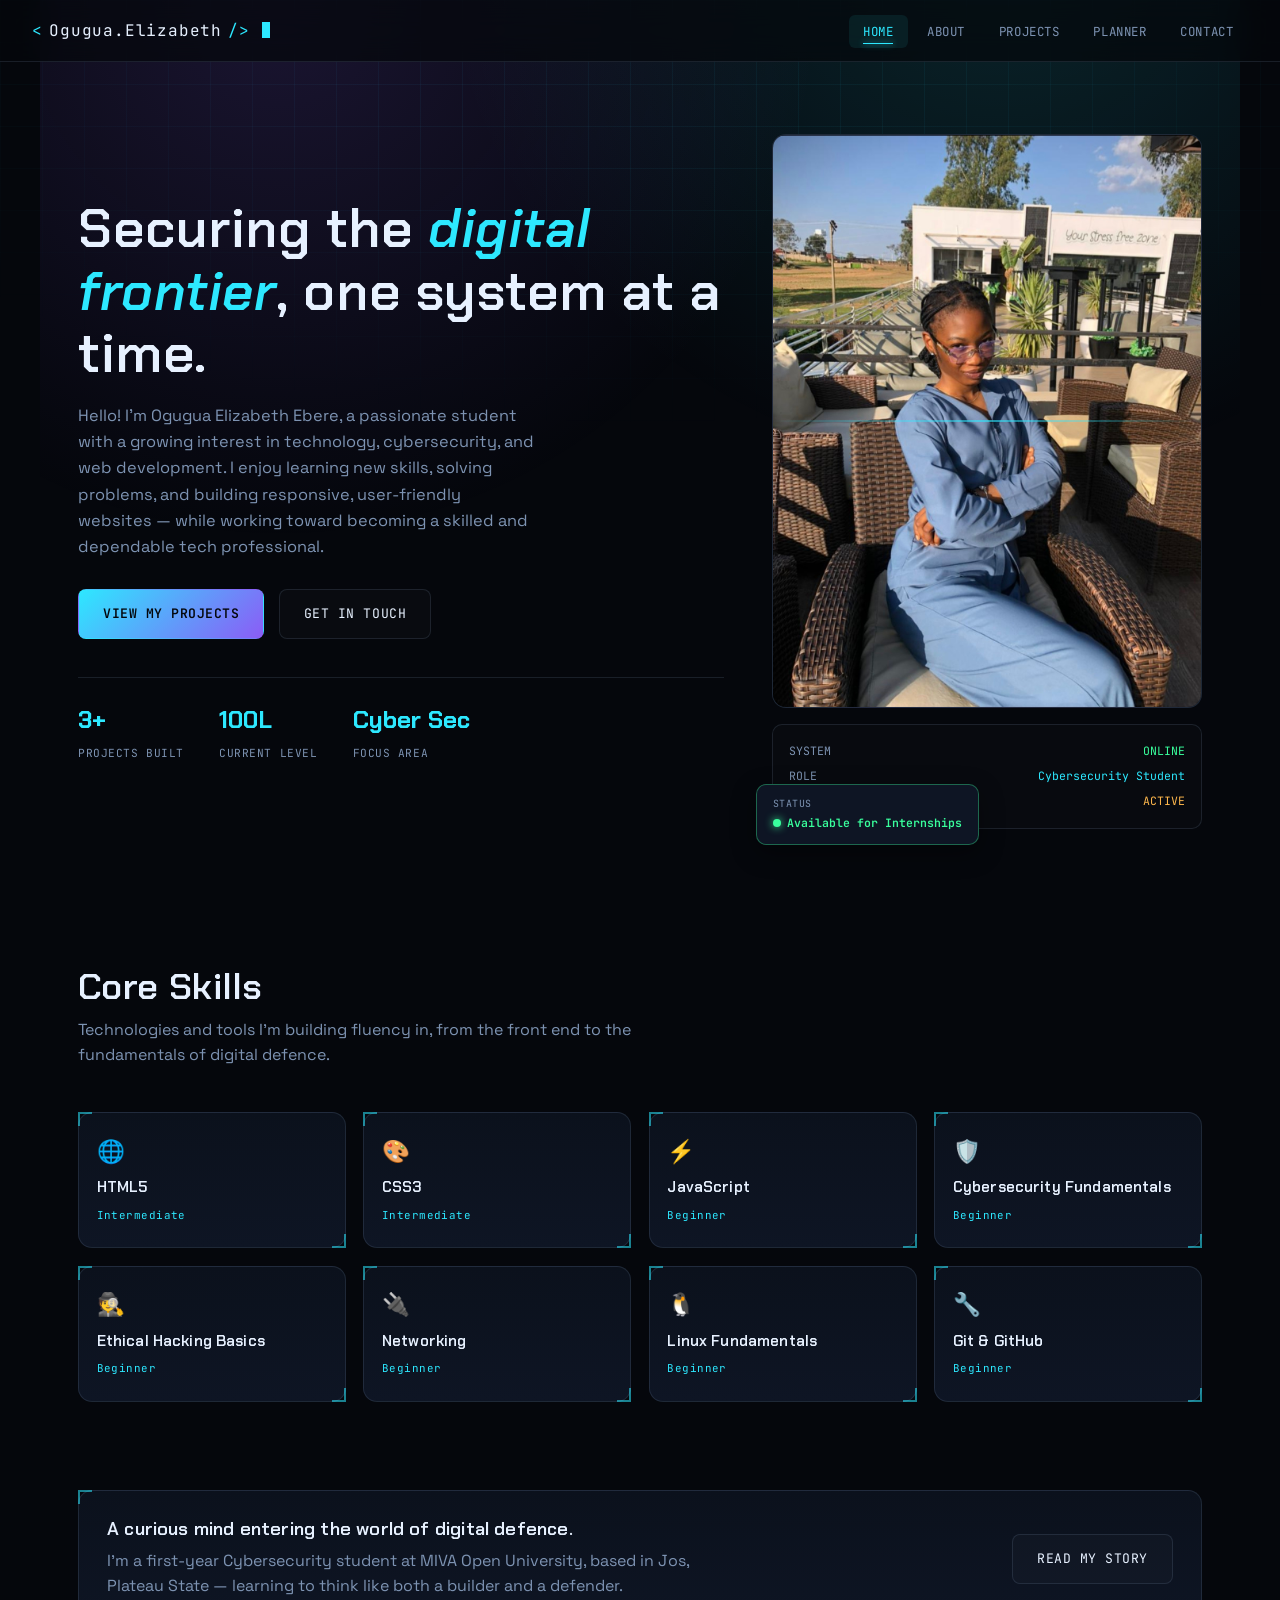
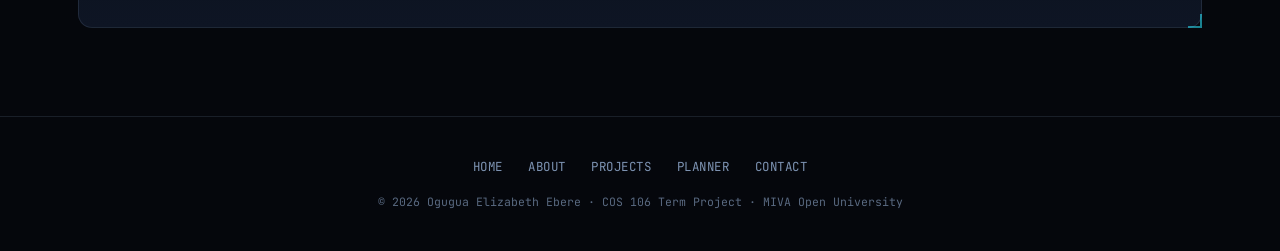
<file: index.html>
<!DOCTYPE html>
<html lang="en">
<head>
<meta charset="UTF-8">
<meta name="viewport" content="width=device-width, initial-scale=1.0">
<title>Ogugua Elizabeth Ebere — Cybersecurity Student Portfolio</title>
<meta name="description" content="Personal academic portfolio of Ogugua Elizabeth Ebere, Cybersecurity student at MIVA Open University.">
<link rel="stylesheet" href="css/style.css">
</head>
<body>

<header>
  <nav class="navbar">
    <a href="index.html" class="brand"><span class="dot">&lt;</span>Ogugua.Elizabeth<span class="dot">/&gt;</span></a>
    <button class="nav-toggle" aria-label="Toggle menu" aria-expanded="false">☰</button>
    <ul class="nav-links">
      <li><a href="index.html">Home</a></li>
      <li><a href="about.html">About</a></li>
      <li><a href="projects.html">Projects</a></li>
      <li><a href="planner.html">Planner</a></li>
      <li><a href="contact.html">Contact</a></li>
    </ul>
  </nav>
</header>

<main>
  <!-- HERO -->
  <section class="hero">
    <div class="hero-copy">
      <p class="eyebrow">root@eogugua:~$ whoami</p>
      <h1>Securing the <span class="accent">digital frontier</span>, one system at a time.</h1>
      <p class="lead">Hello! I'm Ogugua Elizabeth Ebere, a passionate student with a growing interest in technology, cybersecurity, and web development. I enjoy learning new skills, solving problems, and building responsive, user-friendly websites — while working toward becoming a skilled and dependable tech professional.</p>
      <div class="hero-actions">
        <a href="projects.html" class="btn btn-primary">View My Projects</a>
        <a href="contact.html" class="btn btn-ghost">Get In Touch</a>
      </div>
      <div class="hero-stats">
        <div class="stat"><b>3+</b><span>Projects Built</span></div>
        <div class="stat"><b>100L</b><span>Current Level</span></div>
        <div class="stat"><b>Cyber&nbsp;Sec</b><span>Focus Area</span></div>
      </div>
    </div>

    <div class="hero-card">
      <div class="avatar-frame">
        <div class="scan-line"></div>
        <!-- Replace image.jpeg with your own photo in /images -->
        <img src="Media/Myphoto.jpg" alt="Portrait of Ogugua Elizabeth Ebere" onerror="this.style.display='none'; this.parentElement.querySelector('.avatar-placeholder').style.display='block';">
        <div class="avatar-placeholder" style="display:none;">
          <div class="ring">👤</div>
          Replace Media/Myphoto.jpg<br>with your photo
        </div>
      </div>
      <div class="badge-float">
        <span class="lbl">Status</span>
        <span class="val"><span class="status-dot"></span>Available for Internships</span>
      </div>
      <div class="hud-readout">
        <div class="row"><span>SYSTEM</span><span>ONLINE</span></div>
        <div class="row"><span>ROLE</span><span style="color:var(--cyan)">Cybersecurity Student</span></div>
        <div class="row warn"><span>LEARNING_MODE</span><span>ACTIVE</span></div>
      </div>
    </div>
  </section>

  <!-- SKILLS -->
  <section class="section" id="skills">
    <div class="section-head">
      <p class="eyebrow">What I know</p>
      <h2>Core Skills</h2>
      <p>Technologies and tools I'm building fluency in, from the front end to the fundamentals of digital defence.</p>
    </div>
    <div class="grid-4">
      <div class="hud-panel skill-card"><div class="icon">🌐</div><h4>HTML5</h4><span class="level">Intermediate</span></div>
      <div class="hud-panel skill-card"><div class="icon">🎨</div><h4>CSS3</h4><span class="level">Intermediate</span></div>
      <div class="hud-panel skill-card"><div class="icon">⚡</div><h4>JavaScript</h4><span class="level">Beginner</span></div>
      <div class="hud-panel skill-card"><div class="icon">🛡️</div><h4>Cybersecurity Fundamentals</h4><span class="level">Beginner</span></div>
      <div class="hud-panel skill-card"><div class="icon">🕵️</div><h4>Ethical Hacking Basics</h4><span class="level">Beginner</span></div>
      <div class="hud-panel skill-card"><div class="icon">🔌</div><h4>Networking</h4><span class="level">Beginner</span></div>
      <div class="hud-panel skill-card"><div class="icon">🐧</div><h4>Linux Fundamentals</h4><span class="level">Beginner</span></div>
      <div class="hud-panel skill-card"><div class="icon">🔧</div><h4>Git &amp; GitHub</h4><span class="level">Beginner</span></div>
    </div>
  </section>

  <!-- INTRO STRIP -->
  <section class="section" style="padding-top:0;">
    <div class="hud-panel" style="display:flex;gap:1.5rem;align-items:center;flex-wrap:wrap;justify-content:space-between;">
      <div>
        <p class="eyebrow" style="margin-bottom:.4rem;">Introduction</p>
        <h3>A curious mind entering the world of digital defence.</h3>
        <p style="margin-top:.5rem;max-width:60ch;">I'm a first-year Cybersecurity student at MIVA Open University, based in Jos, Plateau State — learning to think like both a builder and a defender.</p>
      </div>
      <a href="about.html" class="btn btn-ghost">Read My Story</a>
    </div>
  </section>
</main>

<footer>
  <div class="foot-links">
    <a href="index.html">Home</a>
    <a href="about.html">About</a>
    <a href="projects.html">Projects</a>
    <a href="planner.html">Planner</a>
    <a href="contact.html">Contact</a>
  </div>
  <p class="copyright">© 2026 Ogugua Elizabeth Ebere · COS 106 Term Project · MIVA Open University</p>
</footer>

<script src="js/main.js"></script>
</body>
</html>
</file>
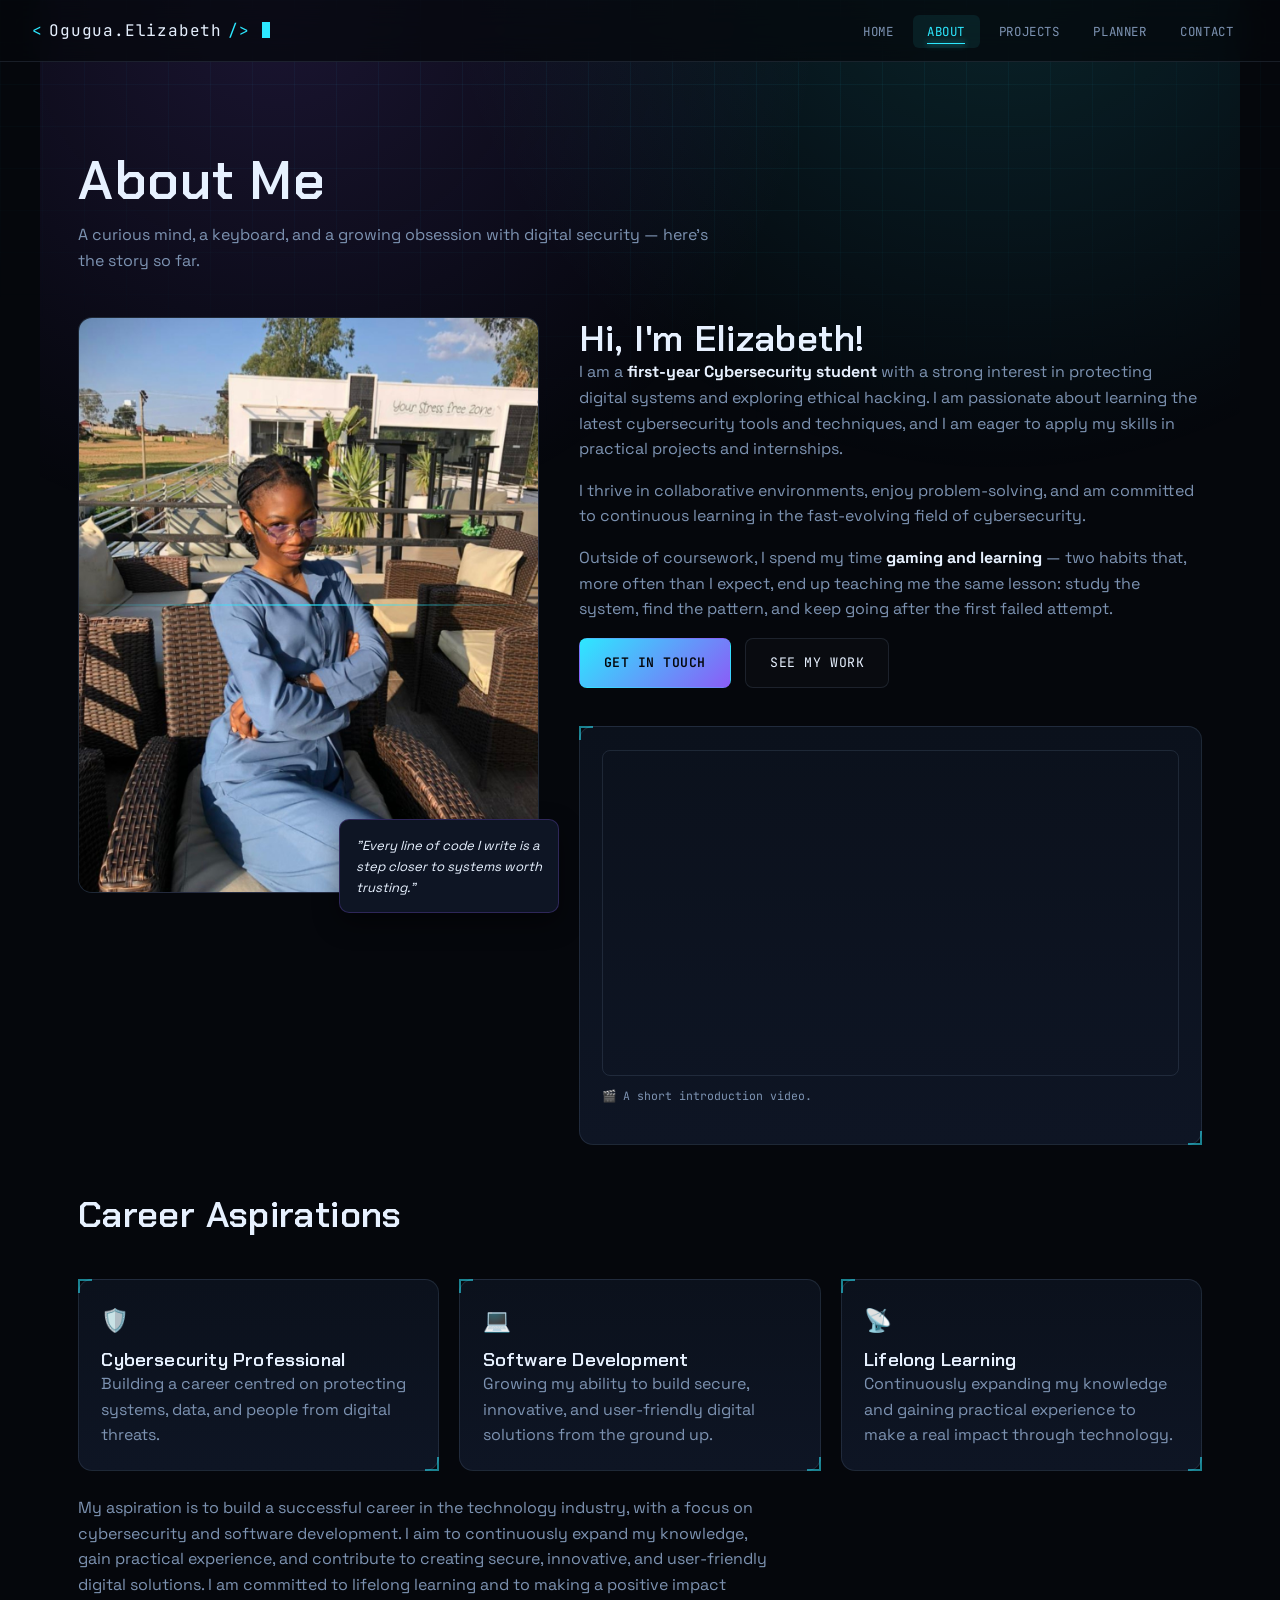
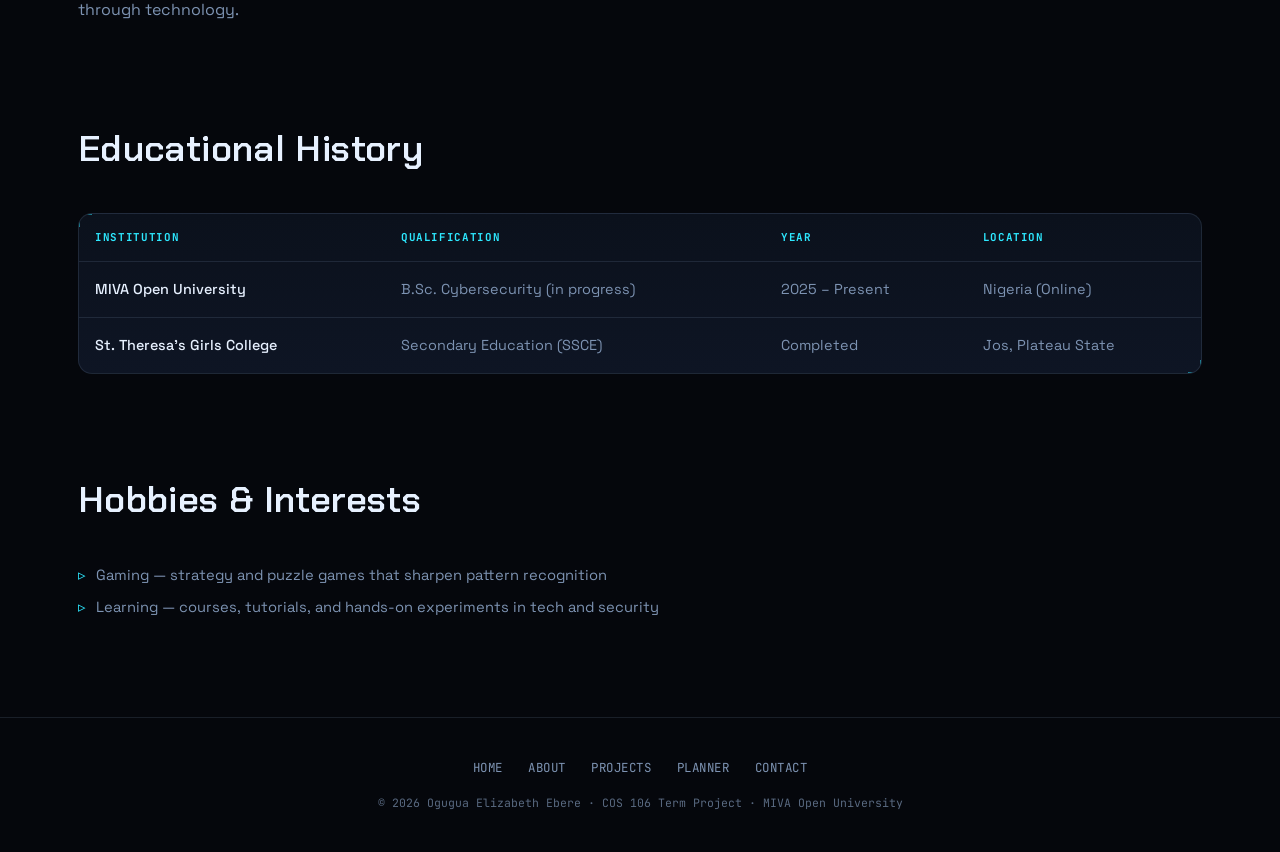
<file: about.html>
<!DOCTYPE html>
<html lang="en">
<head>
<meta charset="UTF-8">
<meta name="viewport" content="width=device-width, initial-scale=1.0">
<title>About Me — Ogugua Elizabeth Ebere</title>
<link rel="stylesheet" href="css/style.css">
</head>
<body>

<header>
  <nav class="navbar">
    <a href="index.html" class="brand"><span class="dot">&lt;</span>Ogugua.Elizabeth<span class="dot">/&gt;</span></a>
    <button class="nav-toggle" aria-label="Toggle menu" aria-expanded="false">☰</button>
    <ul class="nav-links">
      <li><a href="index.html">Home</a></li>
      <li><a href="about.html">About</a></li>
      <li><a href="projects.html">Projects</a></li>
      <li><a href="planner.html">Planner</a></li>
      <li><a href="contact.html">Contact</a></li>
    </ul>
  </nav>
</header>

<main>
  <section class="section" style="padding-bottom:2rem;">
    <div class="section-head">
      <p class="eyebrow">Get to know me</p>
      <h1>About Me</h1>
      <p>A curious mind, a keyboard, and a growing obsession with digital security — here's the story so far.</p>
    </div>

    <div class="about-grid">
      <div class="about-photo">
        <div class="avatar-frame" style="aspect-ratio:4/5;">
          <div class="scan-line"></div>
          <img src="Media/Myphoto.jpg" alt="Portrait of Ogugua Elizabeth Ebere" onerror="this.style.display='none'; this.parentElement.querySelector('.avatar-placeholder').style.display='block';">
          <div class="avatar-placeholder" style="display:none;">
            <div class="ring">👤</div>
            Replace Media/Myphoto.jpg<br>with your photo
          </div>
        </div>
        <div class="quote-chip">"Every line of code I write is a step closer to systems worth trusting."</div>
      </div>

      <div class="about-copy">
        <p class="eyebrow">Biography</p>
        <h2>Hi, I'm Elizabeth!</h2>
        <p>I am a <strong>first-year Cybersecurity student</strong> with a strong interest in protecting digital systems and exploring ethical hacking. I am passionate about learning the latest cybersecurity tools and techniques, and I am eager to apply my skills in practical projects and internships.</p>
        <p>I thrive in collaborative environments, enjoy problem-solving, and am committed to continuous learning in the fast-evolving field of cybersecurity.</p>
        <p>Outside of coursework, I spend my time <strong>gaming and learning</strong> — two habits that, more often than I expect, end up teaching me the same lesson: study the system, find the pattern, and keep going after the first failed attempt.</p>
        <div class="hero-actions">
          <a href="contact.html" class="btn btn-primary">Get In Touch</a>
          <a href="projects.html" class="btn btn-ghost">See My Work</a>
        </div>

        <!-- Multimedia requirement: short intro video -->
        <div class="hud-panel media-panel">
          <p class="eyebrow" style="margin-bottom:.6rem;">Watch</p>
          <div style="position:relative;padding-top:56.25%;border-radius:8px;overflow:hidden;border:1px solid var(--border);">
            <iframe
              src="https://www.youtube.com/embed/NGooOtgRCjc"
              title="Introduction video"
              style="position:absolute;top:0;left:0;width:100%;height:100%;"
              frameborder="0"
              allow="accelerometer; autoplay; clipboard-write; encrypted-media; gyroscope; picture-in-picture; web-share"
              allowfullscreen>
            </iframe>
          </div>
          <p class="media-caption">🎬 A short introduction video.</p>
        </div>
      </div>
    </div>
  </section>

  <section class="section" style="padding-top:1rem;">
    <div class="section-head">
      <p class="eyebrow">Future goals</p>
      <h2>Career Aspirations</h2>
    </div>
    <div class="grid-3">
      <div class="hud-panel aspiration-card">
        <div class="icon">🛡️</div>
        <h3>Cybersecurity Professional</h3>
        <p>Building a career centred on protecting systems, data, and people from digital threats.</p>
      </div>
      <div class="hud-panel aspiration-card">
        <div class="icon">💻</div>
        <h3>Software Development</h3>
        <p>Growing my ability to build secure, innovative, and user-friendly digital solutions from the ground up.</p>
      </div>
      <div class="hud-panel aspiration-card">
        <div class="icon">📡</div>
        <h3>Lifelong Learning</h3>
        <p>Continuously expanding my knowledge and gaining practical experience to make a real impact through technology.</p>
      </div>
    </div>
    <p style="max-width:70ch;margin-top:1.5rem;">My aspiration is to build a successful career in the technology industry, with a focus on cybersecurity and software development. I aim to continuously expand my knowledge, gain practical experience, and contribute to creating secure, innovative, and user-friendly digital solutions. I am committed to lifelong learning and to making a positive impact through technology.</p>
  </section>

  <section class="section" style="padding-top:1rem;">
    <div class="section-head">
      <p class="eyebrow">Academic background</p>
      <h2>Educational History</h2>
    </div>
    <div class="hud-panel" style="padding:0;overflow-x:auto;">
      <table>
        <thead>
          <tr>
            <th scope="col">Institution</th>
            <th scope="col">Qualification</th>
            <th scope="col">Year</th>
            <th scope="col">Location</th>
          </tr>
        </thead>
        <tbody>
          <tr>
            <td class="name">MIVA Open University</td>
            <td>B.Sc. Cybersecurity (in progress)</td>
            <td>2025 – Present</td>
            <td>Nigeria (Online)</td>
          </tr>
          <tr>
            <td class="name">St. Theresa's Girls College</td>
            <td>Secondary Education (SSCE)</td>
            <td>Completed</td>
            <td>Jos, Plateau State</td>
          </tr>
        </tbody>
      </table>
    </div>
  </section>

  <section class="section" style="padding-top:1rem;">
    <div class="section-head">
      <p class="eyebrow">Beyond the screen</p>
      <h2>Hobbies &amp; Interests</h2>
    </div>
    <ul class="list-check" style="max-width:60ch;">
      <li>Gaming — strategy and puzzle games that sharpen pattern recognition</li>
      <li>Learning — courses, tutorials, and hands-on experiments in tech and security</li>
    </ul>
  </section>
</main>

<footer>
  <div class="foot-links">
    <a href="index.html">Home</a>
    <a href="about.html">About</a>
    <a href="projects.html">Projects</a>
    <a href="planner.html">Planner</a>
    <a href="contact.html">Contact</a>
  </div>
  <p class="copyright">© 2026 Ogugua Elizabeth Ebere · COS 106 Term Project · MIVA Open University</p>
</footer>

<script src="js/main.js"></script>
</body>
</html>
</file>
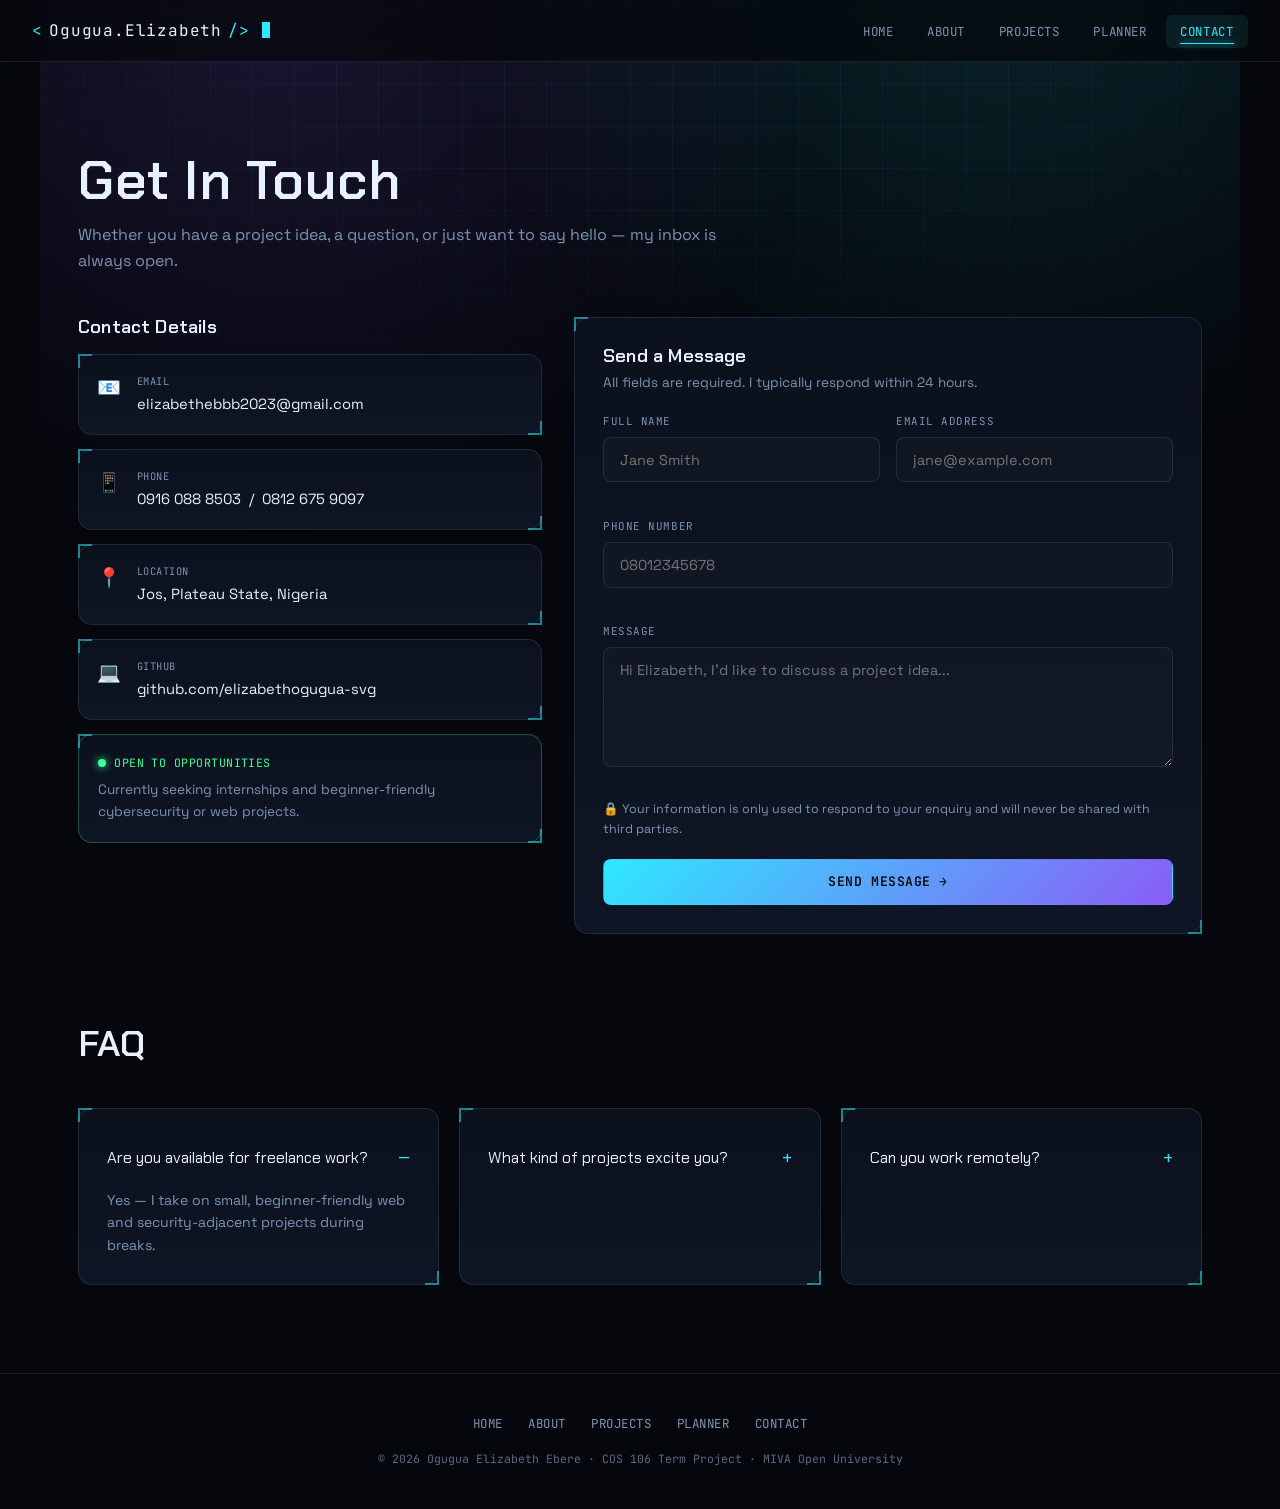
<file: contact.html>
<!DOCTYPE html>
<html lang="en">
<head>
<meta charset="UTF-8">
<meta name="viewport" content="width=device-width, initial-scale=1.0">
<title>Contact — Ogugua Elizabeth Ebere</title>
<link rel="stylesheet" href="css/style.css">
</head>
<body>

<header>
  <nav class="navbar">
    <a href="index.html" class="brand"><span class="dot">&lt;</span>Ogugua.Elizabeth<span class="dot">/&gt;</span></a>
    <button class="nav-toggle" aria-label="Toggle menu" aria-expanded="false">☰</button>
    <ul class="nav-links">
      <li><a href="index.html">Home</a></li>
      <li><a href="about.html">About</a></li>
      <li><a href="projects.html">Projects</a></li>
      <li><a href="planner.html">Planner</a></li>
      <li><a href="contact.html">Contact</a></li>
    </ul>
  </nav>
</header>

<main>
  <section class="section">
    <div class="section-head">
      <p class="eyebrow">Let's connect</p>
      <h1>Get In Touch</h1>
      <p>Whether you have a project idea, a question, or just want to say hello — my inbox is always open.</p>
    </div>

    <div class="contact-grid">
      <div>
        <h3 style="margin-bottom:1rem;">Contact Details</h3>

        <div class="hud-panel contact-item">
          <span class="ic">📧</span>
          <div>
            <div class="lbl">Email</div>
            <div class="val"><a href="mailto:elizabethebbb2023@gmail.com">elizabethebbb2023@gmail.com</a></div>
          </div>
        </div>

        <div class="hud-panel contact-item">
          <span class="ic">📱</span>
          <div>
            <div class="lbl">Phone</div>
            <div class="val"><a href="tel:+2349160888503">0916 088 8503</a> &nbsp;/&nbsp; <a href="tel:+2348126759097">0812 675 9097</a></div>
          </div>
        </div>

        <div class="hud-panel contact-item">
          <span class="ic">📍</span>
          <div>
            <div class="lbl">Location</div>
            <div class="val">Jos, Plateau State, Nigeria</div>
          </div>
        </div>

        <div class="hud-panel contact-item">
          <span class="ic">💻</span>
          <div>
            <div class="lbl">GitHub</div>
            <!-- Add your real GitHub profile link -->
            <div class="val"><a href="https://github.com/elizabethogugua-svg" target="_blank" rel="noopener">github.com/elizabethogugua-svg</a></div>
          </div>
        </div>

        <div class="hud-panel opportunity-box">
          <div class="lbl"><span class="status-dot"></span>Open to Opportunities</div>
          <p style="font-size:.85rem;">Currently seeking internships and beginner-friendly cybersecurity or web projects.</p>
        </div>
      </div>

      <div class="hud-panel">
        <h3 style="margin-bottom:.3rem;">Send a Message</h3>
        <p style="font-size:.85rem;margin-bottom:1.2rem;">All fields are required. I typically respond within 24 hours.</p>

        <div class="form-success" id="formSuccess">✅ Message validated — thanks for reaching out! (Demo form: no data is actually sent.)</div>

        <form id="contactForm" novalidate>
          <div class="form-grid">
            <div class="form-group">
              <label for="nameField">Full Name</label>
              <input type="text" id="nameField" class="field" placeholder="Jane Smith">
              <span class="error-msg" id="nameError"></span>
            </div>
            <div class="form-group">
              <label for="emailField">Email Address</label>
              <input type="text" id="emailField" class="field" placeholder="jane@example.com">
              <span class="error-msg" id="emailError"></span>
            </div>
          </div>

          <div class="form-group" style="margin-bottom:1rem;">
            <label for="phoneField">Phone Number</label>
            <input type="text" id="phoneField" class="field" placeholder="08012345678">
            <span class="error-msg" id="phoneError"></span>
          </div>

          <div class="form-group" style="margin-bottom:.4rem;">
            <label for="messageField">Message</label>
            <textarea id="messageField" class="field" placeholder="Hi Elizabeth, I'd like to discuss a project idea..."></textarea>
            <span class="error-msg" id="messageError"></span>
          </div>

          <p class="form-note">🔒 Your information is only used to respond to your enquiry and will never be shared with third parties.</p>

          <button type="submit" class="btn btn-primary btn-block">Send Message →</button>
        </form>
      </div>
    </div>
  </section>

  <section class="section" style="padding-top:0;">
    <div class="section-head">
      <p class="eyebrow">Common questions</p>
      <h2>FAQ</h2>
    </div>
    <div class="grid-3">
      <details class="hud-panel faq-item" open>
        <summary>Are you available for freelance work?</summary>
        <p>Yes — I take on small, beginner-friendly web and security-adjacent projects during breaks.</p>
      </details>
      <details class="hud-panel faq-item">
        <summary>What kind of projects excite you?</summary>
        <p>Front-end web apps, student tools, and anything at the intersection of usability and security.</p>
      </details>
      <details class="hud-panel faq-item">
        <summary>Can you work remotely?</summary>
        <p>Absolutely. I'm comfortable collaborating remotely via email or messaging platforms.</p>
      </details>
    </div>
  </section>
</main>

<footer>
  <div class="foot-links">
    <a href="index.html">Home</a>
    <a href="about.html">About</a>
    <a href="projects.html">Projects</a>
    <a href="planner.html">Planner</a>
    <a href="contact.html">Contact</a>
  </div>
  <p class="copyright">© 2026 Ogugua Elizabeth Ebere · COS 106 Term Project · MIVA Open University</p>
</footer>

<script src="js/main.js"></script>
<script src="js/contact.js"></script>
</body>
</html>
</file>
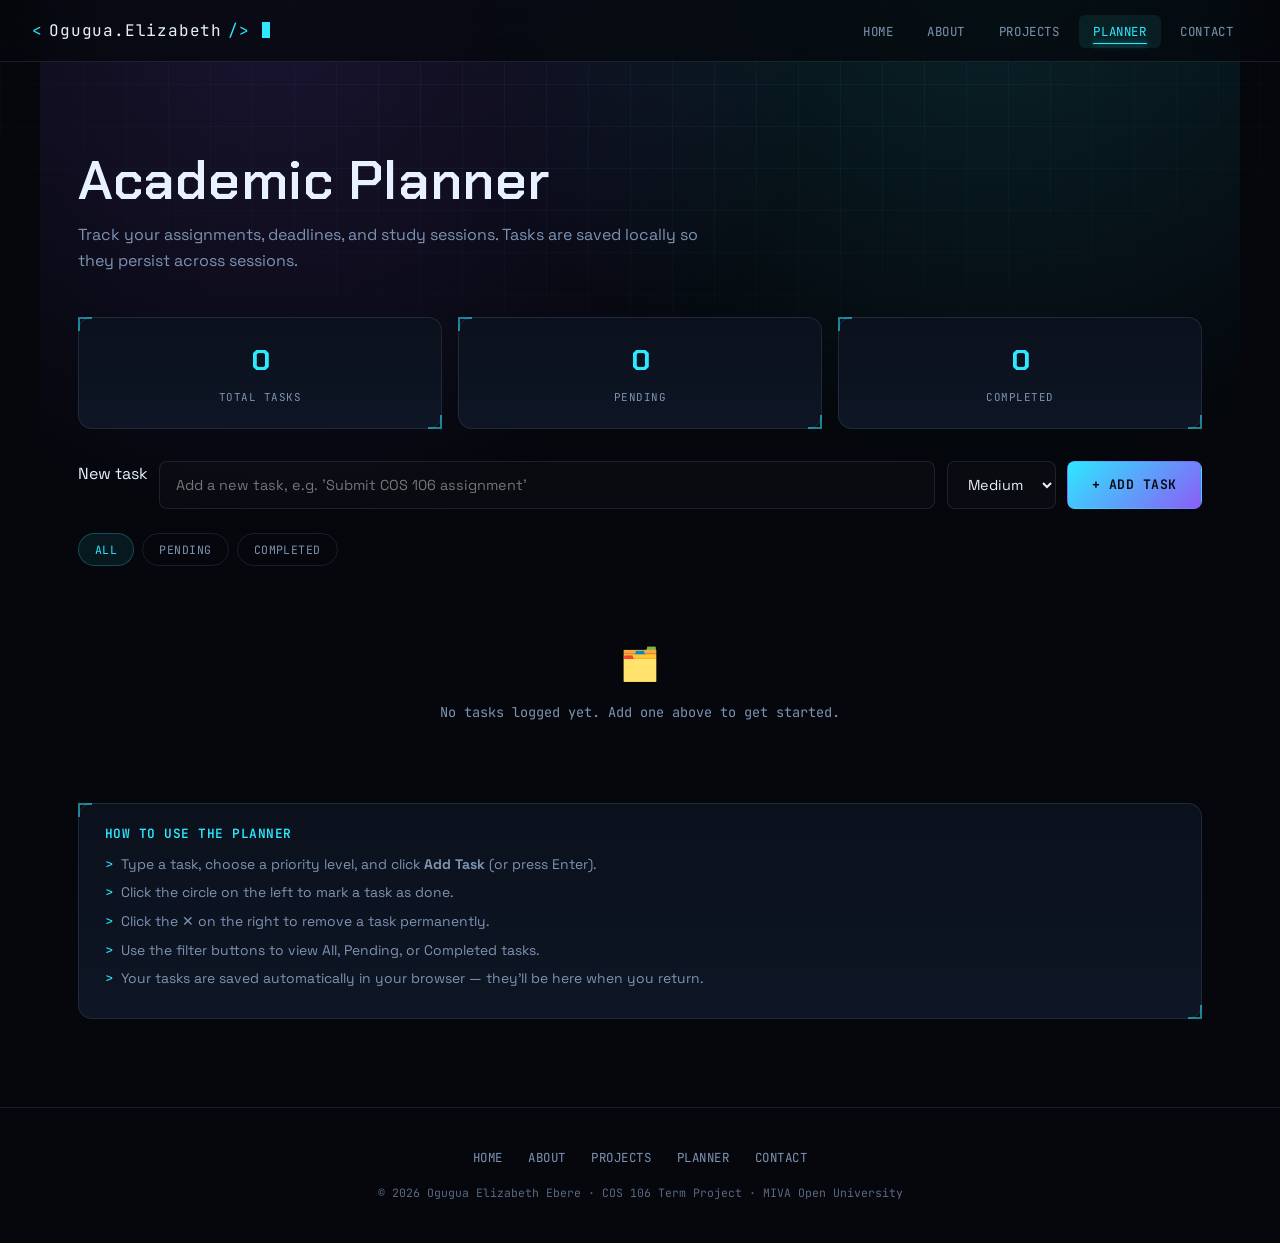
<file: planner.html>
<!DOCTYPE html>
<html lang="en">
<head>
<meta charset="UTF-8">
<meta name="viewport" content="width=device-width, initial-scale=1.0">
<title>Academic Planner — Ogugua Elizabeth Ebere</title>
<link rel="stylesheet" href="css/style.css">
</head>
<body>

<header>
  <nav class="navbar">
    <a href="index.html" class="brand"><span class="dot">&lt;</span>Ogugua.Elizabeth<span class="dot">/&gt;</span></a>
    <button class="nav-toggle" aria-label="Toggle menu" aria-expanded="false">☰</button>
    <ul class="nav-links">
      <li><a href="index.html">Home</a></li>
      <li><a href="about.html">About</a></li>
      <li><a href="projects.html">Projects</a></li>
      <li><a href="planner.html">Planner</a></li>
      <li><a href="contact.html">Contact</a></li>
    </ul>
  </nav>
</header>

<main>
  <section class="section">
    <div class="section-head">
      <p class="eyebrow">Stay on track</p>
      <h1>Academic Planner</h1>
      <p>Track your assignments, deadlines, and study sessions. Tasks are saved locally so they persist across sessions.</p>
    </div>

    <div class="planner-stats">
      <div class="hud-panel"><b id="totalStat">0</b><span>Total Tasks</span></div>
      <div class="hud-panel"><b id="pendingStat">0</b><span>Pending</span></div>
      <div class="hud-panel"><b id="completedStat">0</b><span>Completed</span></div>
    </div>

    <form class="planner-controls" id="plannerForm" onsubmit="return false;">
      <label for="taskInput" class="visually-hidden">New task</label>
      <input type="text" id="taskInput" class="field" placeholder="Add a new task, e.g. 'Submit COS 106 assignment'">
      <select id="prioritySelect" class="field">
        <option value="low">Low</option>
        <option value="medium" selected>Medium</option>
        <option value="high">High</option>
      </select>
      <button type="button" id="addTaskBtn" class="btn btn-primary">+ Add Task</button>
    </form>

    <div class="filter-row">
      <button class="filter-btn active" data-filter="all">All</button>
      <button class="filter-btn" data-filter="pending">Pending</button>
      <button class="filter-btn" data-filter="completed">Completed</button>
    </div>

    <div class="task-list" id="taskList"></div>

    <div class="empty-state" id="emptyState">
      <div class="glyph">🗂️</div>
      <p class="empty-text">No tasks logged yet. Add one above to get started.</p>
    </div>

    <div class="hud-panel tip-panel">
      <h4>How to use the Planner</h4>
      <ul>
        <li>Type a task, choose a priority level, and click <strong>Add Task</strong> (or press Enter).</li>
        <li>Click the circle on the left to mark a task as done.</li>
        <li>Click the ✕ on the right to remove a task permanently.</li>
        <li>Use the filter buttons to view All, Pending, or Completed tasks.</li>
        <li>Your tasks are saved automatically in your browser — they'll be here when you return.</li>
      </ul>
    </div>
  </section>
</main>

<footer>
  <div class="foot-links">
    <a href="index.html">Home</a>
    <a href="about.html">About</a>
    <a href="projects.html">Projects</a>
    <a href="planner.html">Planner</a>
    <a href="contact.html">Contact</a>
  </div>
  <p class="copyright">© 2026 Ogugua Elizabeth Ebere · COS 106 Term Project · MIVA Open University</p>
</footer>

<script src="js/main.js"></script>
<script src="js/planner.js"></script>
</body>
</html>
</file>
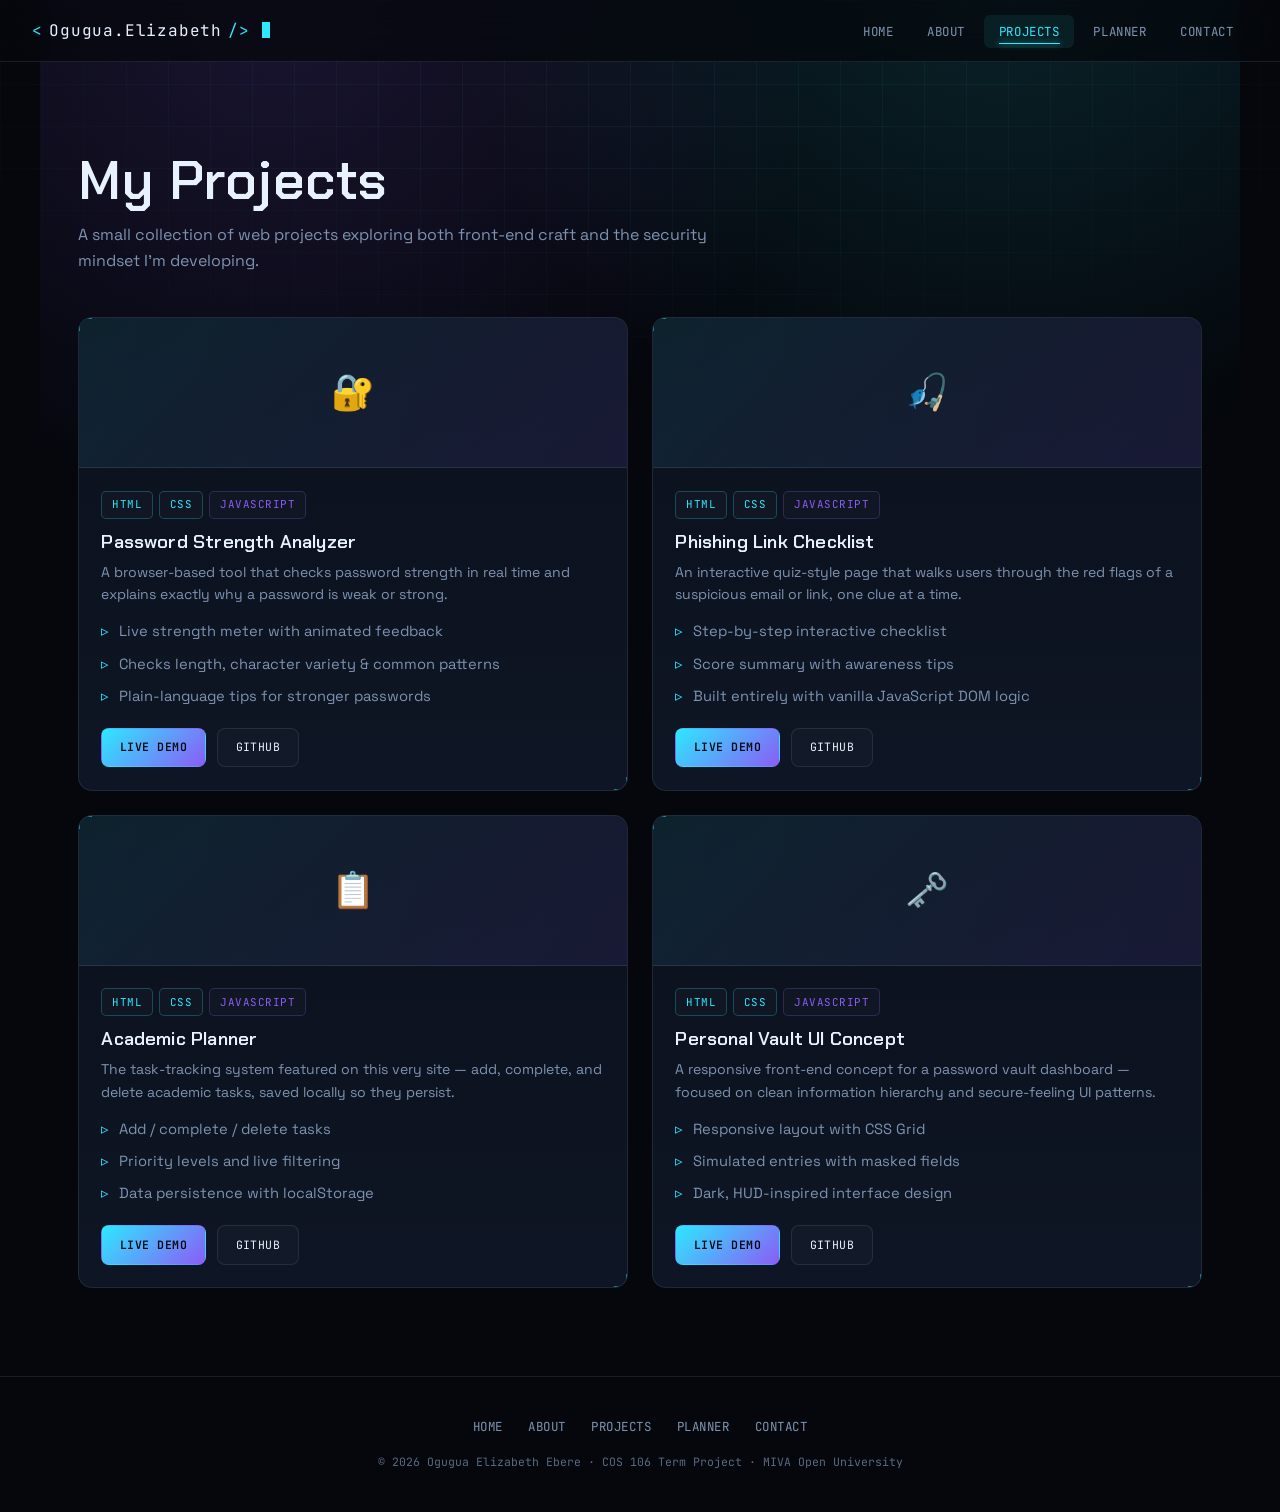
<file: projects.html>
<!DOCTYPE html>
<html lang="en">
<head>
<meta charset="UTF-8">
<meta name="viewport" content="width=device-width, initial-scale=1.0">
<title>Projects — Ogugua Elizabeth Ebere</title>
<link rel="stylesheet" href="css/style.css">
</head>
<body>

<header>
  <nav class="navbar">
    <a href="index.html" class="brand"><span class="dot">&lt;</span>Ogugua.Elizabeth<span class="dot">/&gt;</span></a>
    <button class="nav-toggle" aria-label="Toggle menu" aria-expanded="false">☰</button>
    <ul class="nav-links">
      <li><a href="index.html">Home</a></li>
      <li><a href="about.html">About</a></li>
      <li><a href="projects.html">Projects</a></li>
      <li><a href="planner.html">Planner</a></li>
      <li><a href="contact.html">Contact</a></li>
    </ul>
  </nav>
</header>

<main>
  <section class="section">
    <div class="section-head">
      <p class="eyebrow">What I've built</p>
      <h1>My Projects</h1>
      <p>A small collection of web projects exploring both front-end craft and the security mindset I'm developing.</p>
    </div>

    <div class="grid-2">
      <article class="hud-panel project-card">
        <div class="project-thumb">🔐</div>
        <div class="project-body">
          <div class="tags">
            <span class="tag cyan">HTML</span><span class="tag cyan">CSS</span><span class="tag violet">JavaScript</span>
          </div>
          <h3>Password Strength Analyzer</h3>
          <p>A browser-based tool that checks password strength in real time and explains exactly why a password is weak or strong.</p>
          <ul class="list-check">
            <li>Live strength meter with animated feedback</li>
            <li>Checks length, character variety &amp; common patterns</li>
            <li>Plain-language tips for stronger passwords</li>
          </ul>
          <div class="project-actions">
            <a href="#" class="btn btn-primary">Live Demo</a>
            <a href="#" class="btn btn-ghost">GitHub</a>
          </div>
        </div>
      </article>

      <article class="hud-panel project-card">
        <div class="project-thumb">🎣</div>
        <div class="project-body">
          <div class="tags">
            <span class="tag cyan">HTML</span><span class="tag cyan">CSS</span><span class="tag violet">JavaScript</span>
          </div>
          <h3>Phishing Link Checklist</h3>
          <p>An interactive quiz-style page that walks users through the red flags of a suspicious email or link, one clue at a time.</p>
          <ul class="list-check">
            <li>Step-by-step interactive checklist</li>
            <li>Score summary with awareness tips</li>
            <li>Built entirely with vanilla JavaScript DOM logic</li>
          </ul>
          <div class="project-actions">
            <a href="#" class="btn btn-primary">Live Demo</a>
            <a href="#" class="btn btn-ghost">GitHub</a>
          </div>
        </div>
      </article>

      <article class="hud-panel project-card">
        <div class="project-thumb">📋</div>
        <div class="project-body">
          <div class="tags">
            <span class="tag cyan">HTML</span><span class="tag cyan">CSS</span><span class="tag violet">JavaScript</span>
          </div>
          <h3>Academic Planner</h3>
          <p>The task-tracking system featured on this very site — add, complete, and delete academic tasks, saved locally so they persist.</p>
          <ul class="list-check">
            <li>Add / complete / delete tasks</li>
            <li>Priority levels and live filtering</li>
            <li>Data persistence with localStorage</li>
          </ul>
          <div class="project-actions">
            <a href="planner.html" class="btn btn-primary">Live Demo</a>
            <a href="#" class="btn btn-ghost">GitHub</a>
          </div>
        </div>
      </article>

      <article class="hud-panel project-card">
        <div class="project-thumb">🗝️</div>
        <div class="project-body">
          <div class="tags">
            <span class="tag cyan">HTML</span><span class="tag cyan">CSS</span><span class="tag violet">JavaScript</span>
          </div>
          <h3>Personal Vault UI Concept</h3>
          <p>A responsive front-end concept for a password vault dashboard — focused on clean information hierarchy and secure-feeling UI patterns.</p>
          <ul class="list-check">
            <li>Responsive layout with CSS Grid</li>
            <li>Simulated entries with masked fields</li>
            <li>Dark, HUD-inspired interface design</li>
          </ul>
          <div class="project-actions">
            <a href="#" class="btn btn-primary">Live Demo</a>
            <a href="#" class="btn btn-ghost">GitHub</a>
          </div>
        </div>
      </article>
    </div>
  </section>
</main>

<footer>
  <div class="foot-links">
    <a href="index.html">Home</a>
    <a href="about.html">About</a>
    <a href="projects.html">Projects</a>
    <a href="planner.html">Planner</a>
    <a href="contact.html">Contact</a>
  </div>
  <p class="copyright">© 2026 Ogugua Elizabeth Ebere · COS 106 Term Project · MIVA Open University</p>
</footer>

<script src="js/main.js"></script>
</body>
</html>
</file>
<file: css/style.css>
/* =========================================================
   ELIZABETH OGUGUA — PORTFOLIO / ACADEMIC HUD
   Design language: cybersecurity command console.
   Palette:
     --bg        #05070c   base void
     --bg-panel  #0b111c   panel surface
     --cyan      #2de8ff   primary signal
     --violet    #8b5cf6   secondary signal
     --green     #39ff9d   status / success
     --amber     #ffb84d   warning / priority
     --text      #e7f1ff   primary text
     --muted     #7d93b2   secondary text
   ========================================================= */

@import url('https://fonts.googleapis.com/css2?family=Chakra+Petch:wght@400;500;600;700&family=Space+Grotesk:wght@400;500;600;700&family=JetBrains+Mono:wght@400;500;600&display=swap');

:root{
  --bg:#05070c;
  --bg-panel:#0b111c;
  --bg-panel-2:#0e1524;
  --cyan:#2de8ff;
  --cyan-dim:rgba(45,232,255,.25);
  --violet:#8b5cf6;
  --violet-dim:rgba(139,92,246,.25);
  --green:#39ff9d;
  --amber:#ffb84d;
  --red:#ff5470;
  --text:#e7f1ff;
  --muted:#7d93b2;
  --border:rgba(148,178,214,.14);
  --radius:14px;
  --display:'Chakra Petch',sans-serif;
  --body:'Space Grotesk',sans-serif;
  --mono:'JetBrains Mono',monospace;
}

*,*::before,*::after{box-sizing:border-box;margin:0;padding:0;}

html{scroll-behavior:smooth;}

body{
  background:var(--bg);
  color:var(--text);
  font-family:var(--body);
  line-height:1.6;
  min-height:100vh;
  position:relative;
  overflow-x:hidden;
}

/* ambient grid + glow backdrop */
body::before{
  content:'';
  position:fixed;
  inset:0;
  background-image:
    linear-gradient(rgba(45,232,255,.05) 1px,transparent 1px),
    linear-gradient(90deg,rgba(45,232,255,.05) 1px,transparent 1px);
  background-size:42px 42px;
  mask-image:radial-gradient(ellipse 90% 60% at 50% 0%,black 30%,transparent 80%);
  pointer-events:none;
  z-index:0;
}
body::after{
  content:'';
  position:fixed;
  top:-20%;left:50%;
  width:1200px;height:900px;
  transform:translateX(-50%);
  background:
    radial-gradient(circle at 20% 20%,rgba(139,92,246,.16),transparent 45%),
    radial-gradient(circle at 80% 10%,rgba(45,232,255,.14),transparent 45%);
  pointer-events:none;
  z-index:0;
}

main,header,footer{position:relative;z-index:1;}

img{max-width:100%;display:block;}
a{color:inherit;text-decoration:none;}
ul{list-style:none;}

.eyebrow{
  display:none;
}

h1,h2,h3,h4{
  font-family:var(--display);
  font-weight:600;
  letter-spacing:.01em;
  line-height:1.15;
}
h1{font-size:clamp(2.1rem,5vw,3.4rem);}
h2{font-size:clamp(1.6rem,3.4vw,2.3rem);}
h3{font-size:1.15rem;}

.accent{color:var(--cyan);font-style:italic;}
.accent-v{color:var(--violet);}

p{color:var(--muted);}

.section{
  max-width:1180px;
  margin:0 auto;
  padding:5.5rem 1.75rem;
}
.section-head{
  max-width:640px;
  margin-bottom:2.75rem;
}
.section-head p{margin-top:.6rem;}

/* ---------- buttons ---------- */
.btn{
  font-family:var(--mono);
  font-size:.82rem;
  letter-spacing:.04em;
  text-transform:uppercase;
  padding:.85rem 1.5rem;
  border-radius:8px;
  border:1px solid transparent;
  display:inline-flex;
  align-items:center;
  gap:.5rem;
  cursor:pointer;
  transition:transform .15s ease,box-shadow .2s ease,background .2s ease;
}
.btn-primary{
  background:linear-gradient(135deg,var(--cyan),var(--violet));
  color:#04070c;
  font-weight:600;
  box-shadow:0 0 0 rgba(45,232,255,0);
}
.btn-primary:hover{
  box-shadow:0 0 24px rgba(45,232,255,.45);
  transform:translateY(-2px);
}
.btn-ghost{
  background:rgba(255,255,255,.02);
  color:var(--text);
  border-color:var(--border);
}
.btn-ghost:hover{
  border-color:var(--cyan);
  color:var(--cyan);
  transform:translateY(-2px);
}
.btn-block{width:100%;justify-content:center;}
.btn:disabled{opacity:.45;cursor:not-allowed;transform:none !important;box-shadow:none !important;}

/* ---------- HUD panel / corner-bracket card (signature element) ---------- */
.hud-panel{
  position:relative;
  background:linear-gradient(180deg,var(--bg-panel),var(--bg-panel-2));
  border:1px solid var(--border);
  border-radius:var(--radius);
  padding:1.75rem;
  transition:border-color .25s ease,box-shadow .25s ease,transform .25s ease;
}
.hud-panel::before,.hud-panel::after{
  content:'';
  position:absolute;
  width:14px;height:14px;
  border:2px solid var(--cyan);
  opacity:.55;
  transition:opacity .25s ease;
}
.hud-panel::before{top:-1px;left:-1px;border-right:none;border-bottom:none;}
.hud-panel::after{bottom:-1px;right:-1px;border-left:none;border-top:none;}
.hud-panel:hover{
  border-color:rgba(45,232,255,.35);
  box-shadow:0 8px 30px rgba(0,0,0,.35),0 0 20px rgba(45,232,255,.08);
  transform:translateY(-3px);
}
.hud-panel:hover::before,.hud-panel:hover::after{opacity:1;}

.tag{
  font-family:var(--mono);
  font-size:.68rem;
  letter-spacing:.05em;
  text-transform:uppercase;
  padding:.28rem .6rem;
  border-radius:5px;
  border:1px solid var(--border);
  color:var(--muted);
  background:rgba(255,255,255,.02);
}
.tag.cyan{color:var(--cyan);border-color:var(--cyan-dim);}
.tag.violet{color:var(--violet);border-color:var(--violet-dim);}
.tag.green{color:var(--green);border-color:rgba(57,255,157,.28);}
.tag.amber{color:var(--amber);border-color:rgba(255,184,77,.3);}

.status-dot{
  width:8px;height:8px;border-radius:50%;
  background:var(--green);
  box-shadow:0 0 8px var(--green);
  display:inline-block;
  animation:pulse-dot 1.8s ease-in-out infinite;
}
@keyframes pulse-dot{
  0%,100%{opacity:1;}
  50%{opacity:.35;}
}

/* ---------- NAV ---------- */
.navbar{
  position:sticky;top:0;z-index:50;
  display:flex;align-items:center;justify-content:space-between;
  padding:1.1rem 2rem;
  background:rgba(5,7,12,.72);
  backdrop-filter:blur(14px);
  border-bottom:1px solid var(--border);
}
.brand{
  font-family:var(--mono);
  font-size:1rem;
  letter-spacing:.05em;
  display:flex;align-items:center;gap:.4rem;
}
.brand .dot{color:var(--cyan);}
.brand::after{
  content:'';
  width:8px;height:16px;
  background:var(--cyan);
  margin-left:.35rem;
  animation:blink 1.1s steps(2) infinite;
}
@keyframes blink{50%{opacity:0;}}

.nav-links{display:flex;gap:.3rem;align-items:center;}
.nav-links a{
  font-family:var(--mono);
  font-size:.78rem;
  letter-spacing:.05em;
  text-transform:uppercase;
  color:var(--muted);
  padding:.5rem .9rem;
  border-radius:6px;
  position:relative;
  transition:color .2s ease,background .2s ease;
}
.nav-links a:hover{color:var(--text);background:rgba(255,255,255,.03);}
.nav-links a.active{color:var(--cyan);background:rgba(45,232,255,.08);}
.nav-links a.active::after{
  content:'';
  position:absolute;left:.9rem;right:.9rem;bottom:.2rem;
  height:1px;background:var(--cyan);box-shadow:0 0 6px var(--cyan);
}
.nav-toggle{display:none;background:none;border:1px solid var(--border);border-radius:6px;color:var(--text);padding:.4rem .6rem;font-size:1.1rem;}

/* ---------- HERO ---------- */
.hero{
  max-width:1180px;margin:0 auto;
  padding:4.5rem 1.75rem 3rem;
  display:grid;grid-template-columns:1.2fr .8fr;gap:3rem;align-items:center;
}
.hero-copy p.lead{font-size:1.02rem;max-width:46ch;margin:1.1rem 0 1.8rem;}
.hero-actions{display:flex;gap:.9rem;flex-wrap:wrap;margin-bottom:2.4rem;}
.hero-stats{display:flex;gap:2.2rem;border-top:1px solid var(--border);padding-top:1.4rem;flex-wrap:wrap;}
.hero-stats .stat b{
  font-family:var(--display);font-size:1.5rem;display:block;color:var(--cyan);
}
.hero-stats .stat span{font-family:var(--mono);font-size:.7rem;letter-spacing:.05em;text-transform:uppercase;color:var(--muted);}

.hero-card{
  position:relative;
}
.avatar-frame{
  aspect-ratio:3/4;
  border-radius:var(--radius);
  overflow:hidden;
  border:1px solid var(--border);
  background:radial-gradient(circle at 50% 30%,rgba(139,92,246,.18),transparent 60%),var(--bg-panel);
  display:flex;align-items:center;justify-content:center;
  position:relative;
}
.avatar-frame img{width:100%;height:100%;object-fit:cover;}
.avatar-placeholder{
  text-align:center;color:var(--muted);font-family:var(--mono);font-size:.75rem;
}
.avatar-placeholder .ring{
  width:64px;height:64px;border-radius:50%;
  border:1.5px dashed var(--cyan-dim);
  display:flex;align-items:center;justify-content:center;
  margin:0 auto .8rem;font-size:1.4rem;color:var(--cyan);
}
.scan-line{
  position:absolute;left:0;right:0;height:2px;
  background:linear-gradient(90deg,transparent,var(--cyan),transparent);
  opacity:.6;
  animation:scan 3.2s linear infinite;
}
@keyframes scan{0%{top:0;}100%{top:100%;}}

.hud-readout{
  margin-top:1rem;
  font-family:var(--mono);
  font-size:.72rem;
  color:var(--muted);
  border:1px solid var(--border);
  border-radius:10px;
  padding:.9rem 1rem;
  background:rgba(255,255,255,.015);
}
.hud-readout .row{display:flex;justify-content:space-between;padding:.2rem 0;}
.hud-readout .row span:last-child{color:var(--green);}
.hud-readout .row.warn span:last-child{color:var(--amber);}

.badge-float{
  position:absolute;bottom:-16px;left:-16px;
  background:var(--bg-panel-2);
  border:1px solid rgba(57,255,157,.35);
  border-radius:10px;
  padding:.7rem 1rem;
  font-family:var(--mono);font-size:.72rem;
  box-shadow:0 8px 24px rgba(0,0,0,.4);
  display:flex;flex-direction:column;gap:.15rem;
}
.badge-float .lbl{color:var(--muted);font-size:.62rem;letter-spacing:.05em;text-transform:uppercase;}
.badge-float .val{color:var(--green);font-weight:600;display:flex;align-items:center;gap:.4rem;}

/* ---------- GRIDS ---------- */
.grid-3{display:grid;grid-template-columns:repeat(3,1fr);gap:1.25rem;}
.grid-2{display:grid;grid-template-columns:repeat(2,1fr);gap:1.5rem;}
.grid-4{display:grid;grid-template-columns:repeat(4,1fr);gap:1.1rem;}

.skill-card{text-align:left;padding:1.3rem 1.1rem;}
.skill-card .icon{font-size:1.4rem;margin-bottom:.6rem;}
.skill-card h4{font-size:.95rem;margin-bottom:.25rem;}
.skill-card .level{font-family:var(--mono);font-size:.68rem;color:var(--cyan);letter-spacing:.04em;}

/* ---------- ABOUT ---------- */
.about-grid{display:grid;grid-template-columns:.85fr 1.15fr;gap:2.5rem;align-items:start;}
.about-photo{position:relative;}
.quote-chip{
  position:absolute;bottom:-20px;right:-20px;max-width:220px;
  background:var(--bg-panel-2);border:1px solid var(--violet-dim);
  border-radius:10px;padding:.9rem 1rem;font-size:.82rem;font-style:italic;color:var(--text);
  box-shadow:0 10px 26px rgba(0,0,0,.45);
}
.about-copy p{margin-bottom:1rem;color:var(--muted);}
.about-copy p strong{color:var(--text);}

.aspiration-card{padding:1.4rem;}
.aspiration-card .icon{font-size:1.4rem;margin-bottom:.7rem;}

table{width:100%;border-collapse:collapse;font-size:.9rem;}
thead th{
  font-family:var(--mono);font-size:.68rem;letter-spacing:.06em;text-transform:uppercase;
  color:var(--cyan);text-align:left;padding:.9rem 1rem;border-bottom:1px solid var(--border);
}
tbody td{padding:1rem;border-bottom:1px solid var(--border);color:var(--muted);}
tbody tr:last-child td{border-bottom:none;}
tbody td.name{color:var(--text);font-weight:500;}
tbody tr:hover{background:rgba(45,232,255,.03);}

.list-check li{
  display:flex;gap:.6rem;color:var(--muted);margin-bottom:.55rem;font-size:.92rem;
}
.list-check li::before{content:'▹';color:var(--cyan);}

/* ---------- PROJECTS ---------- */
.project-card{padding:0;overflow:hidden;display:flex;flex-direction:column;}
.project-thumb{
  height:150px;display:flex;align-items:center;justify-content:center;font-size:2.2rem;
  background:linear-gradient(135deg,rgba(45,232,255,.08),rgba(139,92,246,.1));
  border-bottom:1px solid var(--border);
}
.project-body{padding:1.4rem;}
.project-body .tags{display:flex;gap:.4rem;margin-bottom:.8rem;flex-wrap:wrap;}
.project-body h3{margin-bottom:.5rem;}
.project-body p{font-size:.88rem;margin-bottom:.9rem;}
.project-body .list-check{margin-bottom:1.2rem;}
.project-actions{display:flex;gap:.7rem;}
.project-actions .btn{padding:.6rem 1.1rem;font-size:.72rem;}

/* ---------- PLANNER ---------- */
.planner-stats{display:grid;grid-template-columns:repeat(3,1fr);gap:1rem;margin-bottom:2rem;}
.planner-stats .hud-panel{text-align:center;padding:1.2rem;}
.planner-stats b{font-family:var(--display);font-size:1.8rem;color:var(--cyan);display:block;}
.planner-stats span{font-family:var(--mono);font-size:.68rem;color:var(--muted);text-transform:uppercase;letter-spacing:.05em;}

.planner-controls{
  display:flex;gap:.7rem;margin-bottom:1.5rem;flex-wrap:wrap;
}
.planner-controls input[type=text]{flex:1;min-width:220px;}
.field{
  font-family:var(--body);
  background:rgba(255,255,255,.02);
  border:1px solid var(--border);
  border-radius:8px;
  color:var(--text);
  padding:.8rem 1rem;
  font-size:.9rem;
  outline:none;
  transition:border-color .2s ease,box-shadow .2s ease;
}
.field:focus{border-color:var(--cyan);box-shadow:0 0 0 3px rgba(45,232,255,.12);}
select.field{cursor:pointer;}

.filter-row{display:flex;gap:.5rem;margin-bottom:1.5rem;}
.filter-btn{
  font-family:var(--mono);font-size:.72rem;letter-spacing:.04em;text-transform:uppercase;
  padding:.5rem 1rem;border-radius:20px;border:1px solid var(--border);color:var(--muted);
  background:transparent;cursor:pointer;transition:all .2s ease;
}
.filter-btn.active{color:var(--cyan);border-color:var(--cyan-dim);background:rgba(45,232,255,.08);}

.task-list{display:flex;flex-direction:column;gap:.7rem;}
.task-item{
  display:flex;align-items:center;gap:.9rem;padding:1rem 1.2rem;
  background:var(--bg-panel);border:1px solid var(--border);border-radius:10px;
  transition:border-color .2s ease;
}
.task-item:hover{border-color:var(--cyan-dim);}
.task-item.completed .task-text{text-decoration:line-through;color:var(--muted);}
.task-check{
  width:20px;height:20px;border-radius:50%;border:1.5px solid var(--muted);
  cursor:pointer;flex-shrink:0;display:flex;align-items:center;justify-content:center;
  font-size:.7rem;color:transparent;transition:all .2s ease;background:none;
}
.task-item.completed .task-check{border-color:var(--green);background:var(--green);color:#04140b;}
.task-text{flex:1;font-size:.92rem;}
.task-priority{font-family:var(--mono);font-size:.62rem;text-transform:uppercase;letter-spacing:.05em;padding:.2rem .55rem;border-radius:12px;}
.task-priority.high{color:var(--red);border:1px solid rgba(255,84,112,.35);}
.task-priority.medium{color:var(--amber);border:1px solid rgba(255,184,77,.35);}
.task-priority.low{color:var(--green);border:1px solid rgba(57,255,157,.35);}
.task-delete{
  background:none;border:none;color:var(--muted);cursor:pointer;font-size:1rem;
  width:28px;height:28px;border-radius:6px;display:flex;align-items:center;justify-content:center;
  transition:all .2s ease;
}
.task-delete:hover{color:var(--red);background:rgba(255,84,112,.1);}

.empty-state{
  text-align:center;padding:3rem 1rem;color:var(--muted);font-family:var(--mono);font-size:.85rem;
}
.empty-state .glyph{font-size:2rem;margin-bottom:.8rem;color:var(--cyan);}

.tip-panel{margin-top:2rem;padding:1.4rem 1.6rem;}
.tip-panel h4{color:var(--cyan);margin-bottom:.7rem;font-family:var(--mono);font-size:.8rem;letter-spacing:.04em;text-transform:uppercase;}
.tip-panel li{color:var(--muted);font-size:.87rem;margin-bottom:.4rem;padding-left:1rem;position:relative;}
.tip-panel li::before{content:'>';position:absolute;left:0;color:var(--cyan);}

/* ---------- CONTACT ---------- */
.contact-grid{display:grid;grid-template-columns:.85fr 1.15fr;gap:2rem;align-items:start;}
.contact-item{display:flex;gap:1rem;align-items:flex-start;padding:1.1rem;margin-bottom:.9rem;}
.contact-item .ic{font-size:1.2rem;}
.contact-item .lbl{font-family:var(--mono);font-size:.65rem;letter-spacing:.05em;text-transform:uppercase;color:var(--muted);margin-bottom:.2rem;}
.contact-item .val{color:var(--text);font-size:.92rem;word-break:break-word;}
.contact-item .val a:hover{color:var(--cyan);}

.form-grid{display:grid;grid-template-columns:1fr 1fr;gap:1rem;margin-bottom:1rem;}
.form-group{display:flex;flex-direction:column;gap:.4rem;}
.form-group label{font-family:var(--mono);font-size:.68rem;letter-spacing:.05em;text-transform:uppercase;color:var(--muted);}
.form-group textarea.field{resize:vertical;min-height:120px;font-family:var(--body);}
.error-msg{color:var(--red);font-size:.76rem;font-family:var(--mono);min-height:1.1em;}
.field.invalid{border-color:var(--red);box-shadow:0 0 0 3px rgba(255,84,112,.12);}
.form-note{font-size:.78rem;color:var(--muted);margin:.8rem 0 1.2rem;display:flex;gap:.5rem;align-items:flex-start;}
.form-success{
  display:none;padding:1rem 1.2rem;border-radius:10px;
  background:rgba(57,255,157,.08);border:1px solid rgba(57,255,157,.3);
  color:var(--green);font-family:var(--mono);font-size:.82rem;margin-bottom:1rem;
}
.form-success.show{display:flex;align-items:center;gap:.6rem;}

.opportunity-box{
  padding:1.2rem;border-color:rgba(57,255,157,.28);
}
.opportunity-box .lbl{color:var(--green);font-family:var(--mono);font-size:.72rem;text-transform:uppercase;letter-spacing:.04em;margin-bottom:.4rem;display:flex;align-items:center;gap:.5rem;}

.faq-item summary{
  cursor:pointer;font-family:var(--display);font-size:.98rem;padding:.3rem 0;list-style:none;
  display:flex;justify-content:space-between;align-items:center;
}
.faq-item summary::-webkit-details-marker{display:none;}
.faq-item summary::after{content:'+';color:var(--cyan);font-size:1.2rem;}
.faq-item[open] summary::after{content:'–';}
.faq-item p{margin-top:.7rem;font-size:.88rem;}

/* ---------- MEDIA (about page) ---------- */
.media-panel{padding:1.4rem;margin-top:1.5rem;}
.media-panel video{width:100%;border-radius:8px;border:1px solid var(--border);background:#000;}
.media-caption{font-family:var(--mono);font-size:.72rem;color:var(--muted);margin-top:.7rem;}

/* ---------- FOOTER ---------- */
footer{border-top:1px solid var(--border);padding:2.5rem 1.75rem;text-align:center;}
footer .foot-links{display:flex;justify-content:center;gap:1.6rem;margin-bottom:1rem;flex-wrap:wrap;}
footer .foot-links a{font-family:var(--mono);font-size:.78rem;color:var(--muted);text-transform:uppercase;letter-spacing:.04em;}
footer .foot-links a:hover{color:var(--cyan);}
footer .copyright{font-family:var(--mono);font-size:.72rem;color:var(--muted);opacity:.7;}

/* ---------- RESPONSIVE ---------- */
@media (max-width:920px){
  .hero{grid-template-columns:1fr;}
  .hero-card{order:-1;max-width:340px;margin:0 auto;}
  .about-grid,.contact-grid{grid-template-columns:1fr;}
  .grid-2{grid-template-columns:1fr;}
  .grid-3{grid-template-columns:repeat(2,1fr);}
  .grid-4{grid-template-columns:repeat(2,1fr);}
  .form-grid{grid-template-columns:1fr;}
  .nav-links{
    position:fixed;top:64px;left:0;right:0;
    flex-direction:column;align-items:stretch;
    background:rgba(5,7,12,.97);backdrop-filter:blur(14px);
    padding:1rem;border-bottom:1px solid var(--border);
    transform:translateY(-130%);opacity:0;transition:all .25s ease;
    z-index:40;
  }
  .nav-links.open{transform:translateY(0);opacity:1;}
  .nav-links a{padding:.9rem 1rem;}
  .nav-toggle{display:block;}
}
@media (max-width:640px){
  .grid-3,.grid-4{grid-template-columns:1fr 1fr;}
  .planner-stats{grid-template-columns:1fr;}
}

@media (prefers-reduced-motion:reduce){
  *{animation-duration:.001ms !important;animation-iteration-count:1 !important;transition-duration:.001ms !important;}
}
</file>
